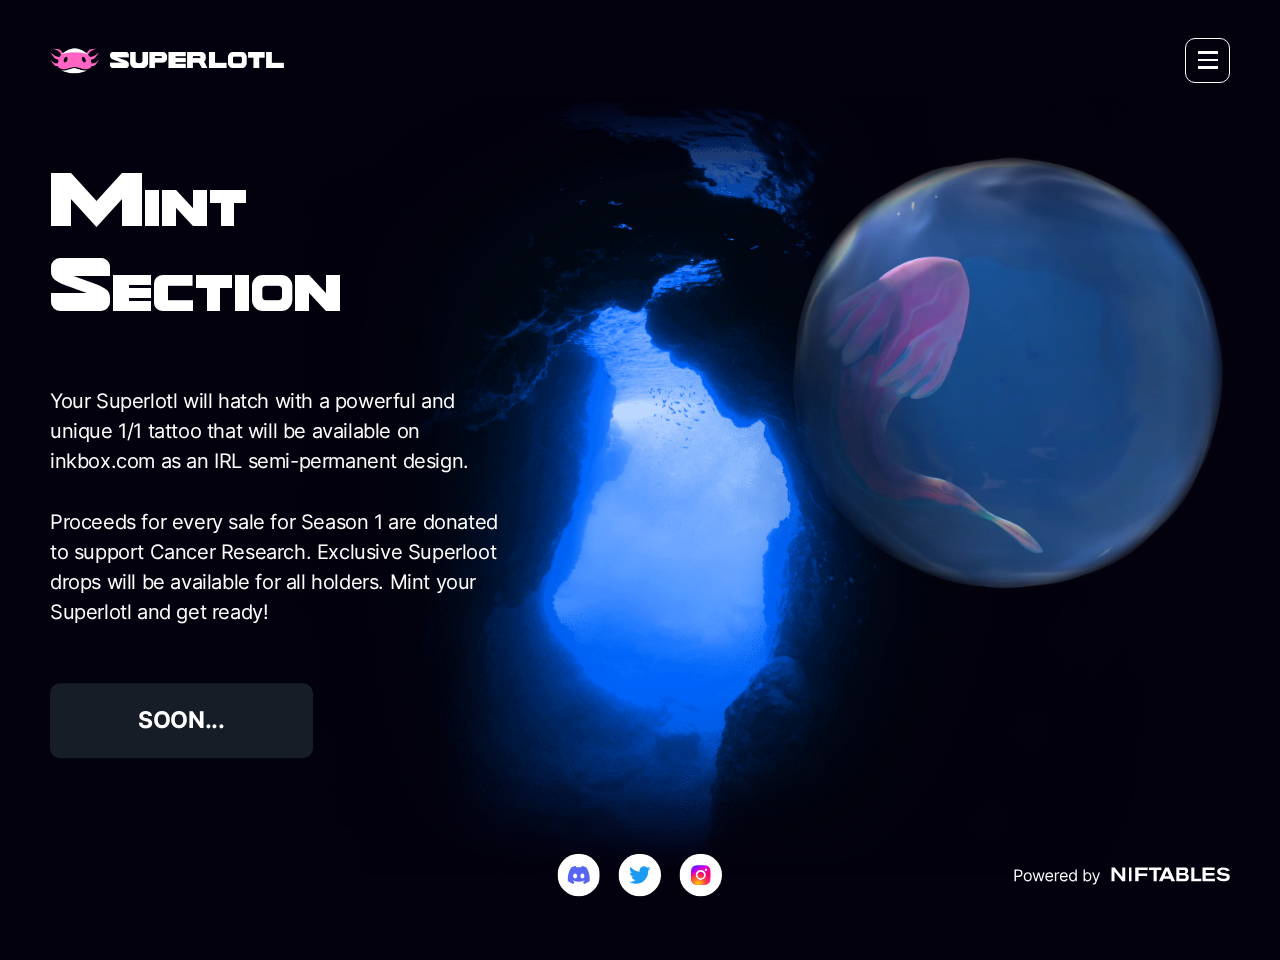
<file: mint.html>
<!DOCTYPE html>
<html lang="en">
  <head>
    <meta charset="UTF-8" />
    <meta http-equiv="X-UA-Compatible" content="IE=edge" />
    <meta name="viewport" content="width=device-width, initial-scale=1.0" />
    <link rel="stylesheet" href="./css/fonts.css" />
    <link rel="stylesheet" href="./css/reset.css" />
    <link rel="stylesheet" href="./css/1920mint.css" />
    <link rel="stylesheet" href="./css/1024mint.css" />
    <link rel="stylesheet" href="./css/768mint.css" />
    <link rel="stylesheet" href="./css/375mint.css" />
    <title>Document</title>
  </head>
  <body>
    <div class="wrapper">
      <section class="header">
        <a class="logo-link" href="#">
          <img class="logo" src="./img/header/logo.png" alt="" />
        </a>
        <div class="header__right-block">
          <button class="open-menu">
            <span></span>
            <span></span>
            <span></span>
          </button>
          <div class="nav__wrapper">
            <button class="close-menu">
              <span></span>
              <span></span>
            </button>
            <ul class="nav">
              <li><a href="#" class="item">home</a></li>
              <li><a href="#" class="item">about</a></li>
              <li><a href="#" class="item">superverse</a></li>
              <li><a href="#" class="item">mint</a></li>
            </ul>
          </div>
        </div>
      </section>

      <section class="mint">
        <img src="./img/mint/mint-bg.png" alt="" class="mint__bg" />
        <div class="anime-circle">
            <div class="wrapper-circle">
              <video class="circle-anime" autoplay="" muted="" loop="">
                <source
                  src="./img/mint/axolotl_placeholder.mp4"
                  tupe="video/mp4"
                />
              </video>
              <img
                src="./img/mint/axolotl_placeholder-blur.svg"
                alt=""
                class="circle-blur"
              />
            </div>
          </div>
        <div class="mint__container container">
          <div class="mint__right__block">
            <h1 class="mint__title">Mint Section</h1>
            <div class="mint__text-container">
              <p class="mint__text">
                Your Superlotl will hatch with a powerful and unique 1/1 tattoo
                that will be available on inkbox.com as an IRL semi-permanent
                design.
              </p>
              <p class="mint__text">
                Proceeds for every sale for Season 1 are donated to support
                Cancer Research.
                Exclusive Superloot drops will be available for all holders.
                Mint your Superlotl and get ready!
              </p>
            </div>
            <button class="mint__btn">SOON...</button>
          </div>
         
    
        </div>
      </section>

      <footer class="footer">
        <div class="social__container container">
          <div class="social__left-block">
            <span>TERMS & CONDITIONS</span>
            <span>PRIVACY POLICY</span>
          </div>
          <a href="https://niftables.com" target="_blank">
            <img src="./img/footer/poweredby.svg" alt="" class="social__logo" />
          </a>
          <div class="social">
            <a href="https://discord.gg/8aTE9GTsAT" target="_blank">
              <svg
                width="40"
                height="40"
                viewBox="0 0 40 40"
                fill="none"
                xmlns="http://www.w3.org/2000/svg"
              >
                <circle cx="20" cy="20" r="20" fill="white" />
                <path
                  d="M27.1868 12.9974C25.8289 12.3305 24.3923 11.8567 22.9151 11.5884C22.7311 11.9376 22.5161 12.4072 22.3678 12.7808C20.7751 12.5294 19.197 12.5294 17.6335 12.7808C17.4854 12.4073 17.2655 11.9376 17.0798 11.5884C15.6011 11.8568 14.1633 12.3318 12.8048 13.0009C10.1014 17.2888 9.36849 21.4701 9.73489 25.5923C11.528 26.9977 13.2656 27.8515 14.974 28.4102C15.3986 27.7974 15.7739 27.1485 16.0961 26.4704C15.4827 26.2253 14.8914 25.9233 14.3292 25.5678C14.4771 25.4527 14.6216 25.3328 14.7624 25.2081C18.1693 26.8807 21.8711 26.8807 25.2374 25.2081C25.3788 25.332 25.5233 25.4519 25.6706 25.5678C25.1074 25.9242 24.515 26.2269 23.9004 26.4722C24.2244 27.1531 24.599 27.8025 25.0225 28.4119C26.7325 27.8533 28.4718 26.9995 30.2648 25.5923C30.6948 20.8137 29.5304 16.6707 27.1868 12.9973V12.9974ZM16.5603 23.0573C15.5375 23.0573 14.6988 22.0551 14.6988 20.8347C14.6988 19.6143 15.5197 18.6105 16.5603 18.6105C17.601 18.6105 18.4397 19.6126 18.4218 20.8347C18.4234 22.0551 17.601 23.0573 16.5603 23.0573ZM23.4394 23.0573C22.4167 23.0573 21.578 22.0551 21.578 20.8347C21.578 19.6143 22.3988 18.6105 23.4394 18.6105C24.4801 18.6105 25.3188 19.6126 25.3009 20.8347C25.3009 22.0551 24.4801 23.0573 23.4394 23.0573Z"
                  fill="#5865F2"
                />
              </svg>
            </a>
            <a href="https://twitter.com/superlotls" target="_blank">
              <svg
                width="40"
                height="40"
                viewBox="0 0 40 40"
                fill="none"
                xmlns="http://www.w3.org/2000/svg"
              >
                <circle cx="20" cy="20" r="20" fill="white" />
                <path
                  d="M30.0832 13.7072C29.3416 14.0379 28.5449 14.2614 27.7073 14.3624C28.5715 13.842 29.218 13.0229 29.5263 12.058C28.7144 12.5433 27.8258 12.885 26.8991 13.0681C26.2759 12.3984 25.4506 11.9546 24.5511 11.8054C23.6516 11.6563 22.7284 11.8102 21.9247 12.2432C21.121 12.6763 20.4819 13.3643 20.1066 14.2004C19.7312 15.0365 19.6406 15.9739 19.8488 16.8671C18.2037 16.784 16.5943 16.3536 15.1251 15.604C13.6559 14.8543 12.3597 13.8021 11.3207 12.5156C10.9654 13.1324 10.7611 13.8475 10.7611 14.6091C10.7608 15.2948 10.9285 15.9699 11.2495 16.5746C11.5706 17.1793 12.0349 17.6949 12.6014 18.0757C11.9444 18.0546 11.3019 17.876 10.7274 17.5545V17.6082C10.7273 18.5698 11.0578 19.5018 11.6628 20.246C12.2678 20.9903 13.11 21.501 14.0465 21.6915C13.437 21.8575 12.798 21.8819 12.1778 21.763C12.442 22.5904 12.9567 23.3139 13.6498 23.8323C14.3429 24.3507 15.1797 24.6379 16.0431 24.6538C14.5774 25.8118 12.7674 26.4399 10.9041 26.4372C10.5741 26.4373 10.2443 26.4179 9.9165 26.3791C11.8078 27.603 14.0095 28.2525 16.258 28.25C23.8696 28.25 28.0306 21.9051 28.0306 16.4023C28.0306 16.2235 28.0262 16.043 28.0182 15.8642C28.8276 15.2751 29.5262 14.5456 30.0814 13.7099L30.0832 13.7072Z"
                  fill="#1D9BF0"
                />
              </svg>
            </a>
            <a href="https://www.instagram.com/superlotls" target="_blank">
              <svg
                width="40"
                height="40"
                viewBox="0 0 40 40"
                fill="none"
                xmlns="http://www.w3.org/2000/svg"
              >
                <circle cx="20" cy="20" r="20" fill="white" />
                <path
                  d="M29.1078 16.2447C29.0975 15.4749 28.9532 14.7128 28.6812 13.9924C28.4454 13.3847 28.0852 12.8329 27.6236 12.3721C27.1621 11.9113 26.6093 11.5517 26.0006 11.3163C25.2883 11.0493 24.5358 10.905 23.7752 10.8894C22.7958 10.8457 22.4853 10.8335 19.9991 10.8335C17.513 10.8335 17.1944 10.8335 16.2221 10.8894C15.4618 10.9051 14.7096 11.0494 13.9976 11.3163C13.3889 11.5516 12.8361 11.9111 12.3745 12.3719C11.9129 12.8327 11.5527 13.3847 11.3171 13.9924C11.0492 14.703 10.9049 15.454 10.8905 16.2132C10.8467 17.1919 10.8335 17.5019 10.8335 19.9839C10.8335 22.4659 10.8335 22.783 10.8905 23.7546C10.9058 24.5149 11.0493 25.265 11.3171 25.9775C11.5531 26.585 11.9136 27.1367 12.3753 27.5973C12.837 28.0579 13.3899 28.4173 13.9987 28.6525C14.7087 28.9302 15.461 29.0849 16.2231 29.1099C17.2035 29.1536 17.514 29.1668 20.0002 29.1668C22.4863 29.1668 22.8049 29.1668 23.7772 29.1099C24.5378 29.095 25.2904 28.951 26.0027 28.6841C26.6112 28.4483 27.1638 28.0886 27.6253 27.6279C28.0868 27.1671 28.4471 26.6154 28.6832 26.0079C28.951 25.2965 29.0945 24.5464 29.1098 23.7851C29.1536 22.8074 29.1668 22.4974 29.1668 20.0144C29.1648 17.5324 29.1648 17.2173 29.1078 16.2447ZM19.993 24.6775C17.3929 24.6775 15.2865 22.5746 15.2865 19.9788C15.2865 17.383 17.3929 15.2801 19.993 15.2801C21.2413 15.2801 22.4384 15.7752 23.321 16.6563C24.2037 17.5375 24.6996 18.7326 24.6996 19.9788C24.6996 21.225 24.2037 22.4201 23.321 23.3013C22.4384 24.1825 21.2413 24.6775 19.993 24.6775ZM24.8869 16.202C24.7427 16.2021 24.5999 16.1739 24.4667 16.1188C24.3335 16.0638 24.2125 15.9831 24.1105 15.8814C24.0086 15.7796 23.9278 15.6588 23.8727 15.5258C23.8176 15.3928 23.7893 15.2502 23.7894 15.1063C23.7894 14.9625 23.8178 14.8201 23.8729 14.6872C23.928 14.5544 24.0088 14.4336 24.1107 14.3319C24.2126 14.2303 24.3335 14.1496 24.4666 14.0945C24.5997 14.0395 24.7423 14.0112 24.8864 14.0112C25.0304 14.0112 25.1731 14.0395 25.3062 14.0945C25.4393 14.1496 25.5602 14.2303 25.662 14.3319C25.7639 14.4336 25.8447 14.5544 25.8998 14.6872C25.955 14.8201 25.9833 14.9625 25.9833 15.1063C25.9833 15.7121 25.4926 16.202 24.8869 16.202Z"
                  fill="url(#paint0_radial_1432_6645)"
                />
                <path
                  d="M29.1078 16.2447C29.0975 15.4749 28.9532 14.7128 28.6812 13.9924C28.4454 13.3847 28.0852 12.8329 27.6236 12.3721C27.1621 11.9113 26.6093 11.5517 26.0006 11.3163C25.2883 11.0493 24.5358 10.905 23.7752 10.8894C22.7958 10.8457 22.4853 10.8335 19.9991 10.8335C17.513 10.8335 17.1944 10.8335 16.2221 10.8894C15.4618 10.9051 14.7096 11.0494 13.9976 11.3163C13.3889 11.5516 12.8361 11.9111 12.3745 12.3719C11.9129 12.8327 11.5527 13.3847 11.3171 13.9924C11.0492 14.703 10.9049 15.454 10.8905 16.2132C10.8467 17.1919 10.8335 17.5019 10.8335 19.9839C10.8335 22.4659 10.8335 22.783 10.8905 23.7546C10.9058 24.5149 11.0493 25.265 11.3171 25.9775C11.5531 26.585 11.9136 27.1367 12.3753 27.5973C12.837 28.0579 13.3899 28.4173 13.9987 28.6525C14.7087 28.9302 15.461 29.0849 16.2231 29.1099C17.2035 29.1536 17.514 29.1668 20.0002 29.1668C22.4863 29.1668 22.8049 29.1668 23.7772 29.1099C24.5378 29.095 25.2904 28.951 26.0027 28.6841C26.6112 28.4483 27.1638 28.0886 27.6253 27.6279C28.0868 27.1671 28.4471 26.6154 28.6832 26.0079C28.951 25.2965 29.0945 24.5464 29.1098 23.7851C29.1536 22.8074 29.1668 22.4974 29.1668 20.0144C29.1648 17.5324 29.1648 17.2173 29.1078 16.2447ZM19.993 24.6775C17.3929 24.6775 15.2865 22.5746 15.2865 19.9788C15.2865 17.383 17.3929 15.2801 19.993 15.2801C21.2413 15.2801 22.4384 15.7752 23.321 16.6563C24.2037 17.5375 24.6996 18.7326 24.6996 19.9788C24.6996 21.225 24.2037 22.4201 23.321 23.3013C22.4384 24.1825 21.2413 24.6775 19.993 24.6775ZM24.8869 16.202C24.7427 16.2021 24.5999 16.1739 24.4667 16.1188C24.3335 16.0638 24.2125 15.9831 24.1105 15.8814C24.0086 15.7796 23.9278 15.6588 23.8727 15.5258C23.8176 15.3928 23.7893 15.2502 23.7894 15.1063C23.7894 14.9625 23.8178 14.8201 23.8729 14.6872C23.928 14.5544 24.0088 14.4336 24.1107 14.3319C24.2126 14.2303 24.3335 14.1496 24.4666 14.0945C24.5997 14.0395 24.7423 14.0112 24.8864 14.0112C25.0304 14.0112 25.1731 14.0395 25.3062 14.0945C25.4393 14.1496 25.5602 14.2303 25.662 14.3319C25.7639 14.4336 25.8447 14.5544 25.8998 14.6872C25.955 14.8201 25.9833 14.9625 25.9833 15.1063C25.9833 15.7121 25.4926 16.202 24.8869 16.202Z"
                  fill="url(#paint1_radial_1432_6645)"
                />
                <path
                  d="M19.993 23.031C21.6815 23.031 23.0503 21.6645 23.0503 19.9788C23.0503 18.2932 21.6815 16.9267 19.993 16.9267C18.3046 16.9267 16.9358 18.2932 16.9358 19.9788C16.9358 21.6645 18.3046 23.031 19.993 23.031Z"
                  fill="url(#paint2_radial_1432_6645)"
                />
                <path
                  d="M19.993 23.031C21.6815 23.031 23.0503 21.6645 23.0503 19.9788C23.0503 18.2932 21.6815 16.9267 19.993 16.9267C18.3046 16.9267 16.9358 18.2932 16.9358 19.9788C16.9358 21.6645 18.3046 23.031 19.993 23.031Z"
                  fill="url(#paint3_radial_1432_6645)"
                />

                <defs>
                  <radialGradient
                    id="paint0_radial_1432_6645"
                    cx="0"
                    cy="0"
                    r="1"
                    gradientUnits="userSpaceOnUse"
                    gradientTransform="translate(26.3252 31.6418) rotate(-115.776) scale(25.0009 37.1859)"
                  >
                    <stop offset="0.24392" stop-color="#FF1B90" />
                    <stop offset="0.436673" stop-color="#F80261" />
                    <stop offset="0.688476" stop-color="#ED00C0" />
                    <stop offset="0.776787" stop-color="#C500E9" />
                    <stop offset="0.893155" stop-color="#7017FF" />
                  </radialGradient>
                  <radialGradient
                    id="paint1_radial_1432_6645"
                    cx="0"
                    cy="0"
                    r="1"
                    gradientUnits="userSpaceOnUse"
                    gradientTransform="translate(17.4793 28.5343) rotate(-57.4396) scale(10.8326 11.2675)"
                  >
                    <stop stop-color="#FFD600" />
                    <stop offset="0.484375" stop-color="#FF6930" />
                    <stop offset="0.734375" stop-color="#FE3B36" />
                    <stop offset="1" stop-color="#FE3B36" stop-opacity="0" />
                  </radialGradient>
                  <radialGradient
                    id="paint2_radial_1432_6645"
                    cx="0"
                    cy="0"
                    r="1"
                    gradientUnits="userSpaceOnUse"
                    gradientTransform="translate(26.3252 31.6418) rotate(-115.776) scale(25.0009 37.1859)"
                  >
                    <stop offset="0.24392" stop-color="#FF1B90" />
                    <stop offset="0.436673" stop-color="#F80261" />
                    <stop offset="0.688476" stop-color="#ED00C0" />
                    <stop offset="0.776787" stop-color="#C500E9" />
                    <stop offset="0.893155" stop-color="#7017FF" />
                  </radialGradient>
                  <radialGradient
                    id="paint3_radial_1432_6645"
                    cx="0"
                    cy="0"
                    r="1"
                    gradientUnits="userSpaceOnUse"
                    gradientTransform="translate(17.4793 28.5343) rotate(-57.4396) scale(10.8326 11.2675)"
                  >
                    <stop stop-color="#FFD600" />
                    <stop offset="0.484375" stop-color="#FF6930" />
                    <stop offset="0.734375" stop-color="#FE3B36" />
                    <stop offset="1" stop-color="#FE3B36" stop-opacity="0" />
                  </radialGradient>
                  <clipPath id="clip0_1432_6645">
                    <rect width="40" height="40" fill="white" />
                  </clipPath>
                </defs>
              </svg>
            </a>
          </div>
        </div>
      </footer>
    </div>
  </body>
</html>
</file>
<file: css/fonts.css>
/* oswald-300 - latin */
@font-face {
  font-family: "Oswald";
  font-style: normal;
  font-weight: 300;
  src: url("../fonts/oswald-v48-latin-300.eot"); /* IE9 Compat Modes */
  src: local(""),
    url("../fonts/oswald-v48-latin-300.eot?#iefix") format("embedded-opentype"),
    /* IE6-IE8 */ url("../fonts/oswald-v48-latin-300.woff2") format("woff2"),
    /* Super Modern Browsers */ url("../fonts/oswald-v48-latin-300.woff")
      format("woff"),
    /* Modern Browsers */ url("../fonts/oswald-v48-latin-300.ttf")
      format("truetype"),
    /* Safari, Android, iOS */ url("../fonts/oswald-v48-latin-300.svg#Oswald")
      format("svg"); /* Legacy iOS */
}
/* oswald-500 - latin */
@font-face {
  font-family: "Oswald";
  font-style: normal;
  font-weight: 500;
  src: url("../fonts/oswald-v48-latin-500.eot"); /* IE9 Compat Modes */
  src: local(""),
    url("../fonts/oswald-v48-latin-500.eot?#iefix") format("embedded-opentype"),
    /* IE6-IE8 */ url("../fonts/oswald-v48-latin-500.woff2") format("woff2"),
    /* Super Modern Browsers */ url("../fonts/oswald-v48-latin-500.woff")
      format("woff"),
    /* Modern Browsers */ url("../fonts/oswald-v48-latin-500.ttf")
      format("truetype"),
    /* Safari, Android, iOS */ url("../fonts/oswald-v48-latin-500.svg#Oswald")
      format("svg"); /* Legacy iOS */
}
/* oswald-700 - latin */
@font-face {
  font-family: "Oswald";
  font-style: normal;
  font-weight: 700;
  src: url("../fonts/oswald-v48-latin-700.eot"); /* IE9 Compat Modes */
  src: local(""),
    url("../fonts/oswald-v48-latin-700.eot?#iefix") format("embedded-opentype"),
    /* IE6-IE8 */ url("../fonts/oswald-v48-latin-700.woff2") format("woff2"),
    /* Super Modern Browsers */ url("../fonts/oswald-v48-latin-700.woff")
      format("woff"),
    /* Modern Browsers */ url("../fonts/oswald-v48-latin-700.ttf")
      format("truetype"),
    /* Safari, Android, iOS */ url("../fonts/oswald-v48-latin-700.svg#Oswald")
      format("svg"); /* Legacy iOS */
}
/* wild-world-700 - latin */
@font-face {
  font-family: "Wild World";
  font-style: normal;
  font-weight: 700;
  src: url("../fonts/wild-world-latin-700.eot"); /* IE9 Compat Modes */
  src: local(""),
    url("../fonts/wild-world-latin-700.eot?#iefix") format("embedded-opentype"),
    /* IE6-IE8 */ url("../fonts/wild-world-latin-700.woff2") format("woff2"),
    /* Super Modern Browsers */ url("../fonts/wild-world-latin-700.woff")
      format("woff"),
    /* Modern Browsers */ url("../fonts/wild-world-latin-700.ttf")
      format("truetype"),
    /* Safari, Android, iOS */ url("../fonts/wild-world-latin-700.svg#Oswald")
      format("svg"); /* Legacy iOS */
}
/* barlow-500 - latin */
@font-face {
    font-family: 'Barlow';
    font-style: normal;
    font-weight: 500;
    src: url('../fonts/barlow-v12-latin-500.eot'); /* IE9 Compat Modes */
    src: local(''),
         url('../fonts/barlow-v12-latin-500.eot?#iefix') format('embedded-opentype'), /* IE6-IE8 */
         url('../fonts/barlow-v12-latin-500.woff2') format('woff2'), /* Super Modern Browsers */
         url('../fonts/barlow-v12-latin-500.woff') format('woff'), /* Modern Browsers */
         url('../fonts/barlow-v12-latin-500.ttf') format('truetype'), /* Safari, Android, iOS */
         url('../fonts/barlow-v12-latin-500.svg#Barlow') format('svg'); /* Legacy iOS */
  }

  /* inter-regular - latin */
@font-face {
  font-family: 'Inter';
  font-style: normal;
  font-weight: 400;
  src: url('../fonts/inter-v12-latin-regular.eot'); /* IE9 Compat Modes */
  src: local(''),
       url('../fonts/inter-v12-latin-regular.eot?#iefix') format('embedded-opentype'), /* IE6-IE8 */
       url('../fonts/inter-v12-latin-regular.woff2') format('woff2'), /* Super Modern Browsers */
       url('../fonts/inter-v12-latin-regular.woff') format('woff'), /* Modern Browsers */
       url('../fonts/inter-v12-latin-regular.ttf') format('truetype'), /* Safari, Android, iOS */
       url('../fonts/inter-v12-latin-regular.svg#Inter') format('svg'); /* Legacy iOS */
}
/* inter-600 - latin */
@font-face {
  font-family: 'Inter';
  font-style: normal;
  font-weight: 600;
  src: url('../fonts/inter-v12-latin-600.eot'); /* IE9 Compat Modes */
  src: local(''),
       url('../fonts/inter-v12-latin-600.eot?#iefix') format('embedded-opentype'), /* IE6-IE8 */
       url('../fonts/inter-v12-latin-600.woff2') format('woff2'), /* Super Modern Browsers */
       url('../fonts/inter-v12-latin-600.woff') format('woff'), /* Modern Browsers */
       url('../fonts/inter-v12-latin-600.ttf') format('truetype'), /* Safari, Android, iOS */
       url('../fonts/inter-v12-latin-600.svg#Inter') format('svg'); /* Legacy iOS */
}
/* inter-700 - latin */
@font-face {
  font-family: 'Inter';
  font-style: normal;
  font-weight: 700;
  src: url('../fonts/inter-v12-latin-700.eot'); /* IE9 Compat Modes */
  src: local(''),
       url('../fonts/inter-v12-latin-700.eot?#iefix') format('embedded-opentype'), /* IE6-IE8 */
       url('../fonts/inter-v12-latin-700.woff2') format('woff2'), /* Super Modern Browsers */
       url('../fonts/inter-v12-latin-700.woff') format('woff'), /* Modern Browsers */
       url('../fonts/inter-v12-latin-700.ttf') format('truetype'), /* Safari, Android, iOS */
       url('../fonts/inter-v12-latin-700.svg#Inter') format('svg'); /* Legacy iOS */
}
</file>
<file: css/1920mint.css>
*::before,
*::after {
  box-sizing: border-box;
  -webkit-appearance: none;
  outline-style: none;
  -webkit-touch-callout: none;
  -webkit-user-select: none;
  -moz-user-select: none;
  -ms-user-select: none;
  user-select: none;
  font-style: normal;
}

* {
  box-sizing: border-box;
}

a {
  outline: none;
  outline-style: none;
}

.wrapper {
  width: 100%;
  height: auto;
  background-color: #03010d;
  overflow: hidden;
  position: relative;
}

.container {
  width: 76.458vw;
  margin: 0 auto;
}

.header {
  position: absolute;
  width: 100%;
  padding: 1.823vw 2.604vw;
  z-index: 10;
  display: flex;
  justify-content: space-between;
  align-items: center;
}
.header .logo-link .logo {
  width: 10.625vw;
  height: auto;
}
.header .header__right-block .open-menu {
  display: none;
}
.header .header__right-block .nav__wrapper .close-menu {
  display: none;
}
.header .header__right-block .nav__wrapper .nav {
  display: flex;
  gap: 2.083vw;
}
.header .header__right-block .nav__wrapper .nav li {
  position: relative;
}
.header .header__right-block .nav__wrapper .nav li .item {
  font-family: "Inter";
  font-style: normal;
  font-weight: 700;
  font-size: 0.729vw;
  line-height: 0.885vw;
  letter-spacing: -0.02em;
  text-transform: uppercase;
  color: #ffffff;
  text-decoration: none;
  transition: 0.35s color;
}
.header .header__right-block .nav__wrapper .nav li::after {
  content: "";
  display: block;
  bottom: 0;
  left: 0;
  width: 0%;
  height: 1px;
  background: #ff66c4;
  transition: 0.35s width;
}
.header .header__right-block .nav__wrapper .nav li:hover .item {
  color: #ff66c4;
}
.header .header__right-block .nav__wrapper .nav li:hover::after {
  width: 100%;
}

.mint {
  position: relative;
  height: 100vh;
  display: flex;
  align-items: center;
  justify-content: center;
}
.mint .anime-circle {
  position: absolute;
  top: 15%;
  right: 7.76vw;
}
.mint .anime-circle .wrapper-circle {
  width: 38.177vw;
  height: 38.177vw;
}
.mint .anime-circle .wrapper-circle video {
  width: 100%;
  height: 100%;
  -o-object-fit: cover;
     object-fit: cover;
}
.mint .anime-circle img {
  position: absolute;
  left: 0;
  top: 0;
  width: 100%;
  height: 100%;
}
.mint .mint__bg {
  position: absolute;
  top: 0;
  left: 22.76vw;
  height: 100%;
  width: auto;
  z-index: 1;
}
.mint .mint__container {
  display: flex;
  justify-content: space-between;
  align-items: center;
}
.mint .mint__container .mint__right__block {
  position: relative;
  display: flex;
  flex-direction: column;
  z-index: 1;
  gap: 2.24vw;
}
.mint .mint__container .mint__right__block .mint__title {
  font-family: "Wild World";
  font-style: normal;
  font-weight: 500;
  font-size: 3.542vw;
  line-height: 4.583vw;
  color: #ffffff;
  width: 27.448vw;
}
.mint .mint__container .mint__right__block .mint__text-container {
  width: 26.042vw;
  display: flex;
  flex-direction: column;
  gap: 1.406vw;
}
.mint .mint__container .mint__right__block .mint__text-container .mint__text {
  font-family: "Inter";
  font-style: normal;
  font-weight: 400;
  font-size: 0.938vw;
  line-height: 1.354vw;
  letter-spacing: -0.02em;
  color: #ffffff;
}
.mint .mint__container .mint__right__block .mint__btn {
  margin: 0.26vw 0 0 0;
  padding: 0;
  width: 12.917vw;
  height: 3.438vw;
  background: #171d27;
  border-radius: 0.417vw;
  border: none;
  font-family: "Inter";
  font-style: normal;
  font-weight: 700;
  font-size: 0.938vw;
  line-height: 0.938vw;
  text-align: center;
  letter-spacing: -0.02em;
  text-transform: uppercase;
  color: #ffffff;
}

.footer {
  width: 100%;
  position: absolute;
  gap: 12.5vw;
  bottom: 0;
  left: 0;
  padding: 0 0 2.604vw 0;
}
.footer .social__container {
  z-index: 2;
  display: flex;
  justify-content: space-between;
  position: relative;
  bottom: 0;
}
.footer .social__container .social__left-block {
  opacity: 0;
  display: flex;
  gap: 2.083vw;
}
.footer .social__container .social__left-block span {
  font-family: "Inter";
  font-style: normal;
  font-weight: 700;
  font-size: 0.625vw;
  line-height: 0.781vw;
  letter-spacing: -0.02em;
  text-transform: uppercase;
  color: #ffffff;
}
.footer .social__container .social__logo {
  width: 9.063vw;
  height: auto;
}
.footer .social__container .social {
  position: absolute;
  left: 50%;
  top: 50%;
  transform: translate(-50%, -50%);
  display: flex;
  gap: 1.042vw;
}
.footer .social__container .social a {
  text-decoration: none;
}
.footer .social__container .social a svg {
  display: block;
  width: 2.083vw;
  height: auto;
}
.footer .social__container .social a svg circle {
  transition: 0.35s fill;
}
.footer .social__container .social a:hover svg circle {
  fill: #ff66c4;
}
.footer .social__container .social a:hover svg path {
  fill: #ffffff;
}

@media only screen and (min-aspect-ratio: 1920/860) and (min-width: 1281px) {
  .mint {
    height: 50.521vw;
  }
}/*# sourceMappingURL=1920mint.css.map */
</file>
<file: css/1024mint.css>
@media only screen and (max-width: 1280px) {
  .container {
    width: 92.188vw;
  }
  .header {
    padding: 2.93vw 3.906vw;
  }
  .header .logo-link .logo {
    width: 18.457vw;
  }
  .header .header__right-block .open-menu {
    width: 3.516vw;
    height: 3.516vw;
    margin: 0 0 0 auto;
    border-radius: 0.781vw;
    border: 1px solid #ffffff;
    background: none;
    position: relative;
    display: flex;
    flex-direction: column;
    align-items: center;
    justify-content: center;
    padding: 0;
    gap: 0.391vw;
  }
  .header .header__right-block .open-menu span {
    width: 1.563vw;
    height: 0.195vw;
    background: #ffffff;
    display: block;
  }
  .header .header__right-block .nav__wrapper {
    position: absolute;
    right: -50%;
    top: 0;
    width: 50%;
    display: flex;
    flex-direction: column;
    padding: 2.93vw 3.906vw;
    background: #0d4b9e;
    height: 100vh;
    transition: 0.35s right;
  }
  .header .header__right-block .nav__wrapper .close-menu {
    display: block;
    position: relative;
    width: 3.516vw;
    height: 3.516vw;
    margin: 0 0 0 auto;
    border-radius: 0.781vw;
    border: 1px solid #ffffff;
    background: none;
    padding: 0;
  }
  .header .header__right-block .nav__wrapper .close-menu span {
    position: absolute;
    top: 50%;
    left: 50%;
    width: 1.563vw;
    height: 0.195vw;
    background: #ffffff;
    display: block;
    transform-origin: center;
  }
  .header .header__right-block .nav__wrapper .close-menu span:last-child {
    transform: translate(-50%, -50%) rotate(-45deg);
  }
  .header .header__right-block .nav__wrapper .close-menu span:first-child {
    transform: translate(-50%, -50%) rotate(45deg);
  }
  .header .header__right-block .nav__wrapper .nav {
    margin: 2.441vw 0 0 0;
    display: flex;
    flex-direction: column;
    align-items: center;
    gap: 0;
  }
  .header .header__right-block .nav__wrapper .nav li {
    border-top: 1px solid rgba(255, 255, 255, 0.1215686275);
    position: relative;
    width: 100%;
    height: 4.883vw;
    display: flex;
    align-items: center;
    justify-content: center;
  }
  .header .header__right-block .nav__wrapper .nav li:last-child {
    border-bottom: 1px solid rgba(255, 255, 255, 0.1215686275);
  }
  .header .header__right-block .nav__wrapper .nav li .item {
    font-family: "Inter";
    font-style: normal;
    font-weight: 700;
    font-size: 1.367vw;
    line-height: 1.66vw;
    letter-spacing: -0.02em;
    text-transform: uppercase;
    color: #ffffff;
    text-decoration: none;
    transition: 0.35s color;
    text-align: center;
  }
  .header .header__right-block .nav__wrapper .nav li::after {
    display: none;
  }
  .header .header__right-block .nav__wrapper .nav li:hover .item {
    color: #ff66c4;
  }
  .header .header__right-block::before {
    content: "";
    position: absolute;
    left: -100%;
    top: 0;
    width: 100vw;
    height: 100vh;
    background: rgba(7, 3, 31, 0.85);
    -webkit-backdrop-filter: blur(0.391vw);
            backdrop-filter: blur(0.391vw);
    opacity: 0;
    transition: 0.35s opacity;
    z-index: -2;
  }
  .header.active .header__right-block .nav__wrapper {
    right: 0;
  }
  .header.active .header__right-block::before {
    opacity: 1;
    z-index: 0;
    left: 0%;
  }
  .mint .mint__bg {
    left: 22.656vw;
    height: 81%;
    top: 7.715vw;
  }
  .mint .anime-circle {
    right: -1.953vw;
    top: 10%;
  }
  .mint .anime-circle .wrapper-circle {
    width: 46.582vw;
    height: 46.582vw;
  }
  .mint .mint__container {
    transform: translateY(-3%);
    z-index: 2;
  }
  .mint .mint__container .mint__right__block {
    gap: 3.906vw;
  }
  .mint .mint__container .mint__right__block .mint__title {
    font-size: 4.688vw;
    line-height: 6.641vw;
    width: 22.754vw;
  }
  .mint .mint__container .mint__right__block .mint__text-container {
    width: 36.719vw;
    gap: 2.441vw;
  }
  .mint .mint__container .mint__right__block .mint__text-container .mint__text {
    font-size: 1.563vw;
    line-height: 2.344vw;
  }
  .mint .mint__container .mint__right__block .mint__btn {
    margin: 0.488vw 0 0 0;
    width: 20.508vw;
    height: 5.859vw;
    border-radius: 0.781vw;
    font-size: 1.758vw;
    line-height: 1.758vw;
  }
  .footer {
    gap: 14.648vw;
    padding: 0 0 5.859vw 0;
  }
  .footer .social__container .social__left-block {
    gap: 3.906vw;
  }
  .footer .social__container .social__left-block span {
    font-size: 1.172vw;
    line-height: 1.465vw;
  }
  .footer .social__container .social__logo {
    width: 16.992vw;
  }
  .footer .social__container .social {
    gap: 1.465vw;
  }
  .footer .social__container .social a svg {
    width: 3.32vw;
  }
}
@media only screen and (min-aspect-ratio: 1024/768) and (min-width: 861px) and (max-width: 1280px) {
  .mint {
    height: 75vw;
  }
}/*# sourceMappingURL=1024mint.css.map */
</file>
<file: css/768mint.css>
@media only screen and (max-width: 860px) {
  .container {
    width: 89.583vw;
  }
  .header {
    padding: 3.906vw 5.208vw;
  }
  .header .logo-link .logo {
    width: 24.609vw;
  }
  .header .header__right-block .open-menu {
    width: 4.688vw;
    height: 4.688vw;
    border-radius: 1.042vw;
    border: 1px solid #ffffff;
    gap: 0.521vw;
  }
  .header .header__right-block .open-menu span {
    width: 2.083vw;
    height: 0.26vw;
  }
  .header .header__right-block .nav__wrapper {
    padding: 3.906vw 5.208vw;
  }
  .header .header__right-block .nav__wrapper .close-menu {
    width: 4.688vw;
    height: 4.688vw;
    border-radius: 1.042vw;
    border: 1px solid #ffffff;
  }
  .header .header__right-block .nav__wrapper .close-menu span {
    width: 2.083vw;
    height: 0.26vw;
  }
  .header .header__right-block .nav__wrapper .nav {
    margin: 3.255vw 0 0 0;
  }
  .header .header__right-block .nav__wrapper .nav li {
    border-top: 1px solid rgba(255, 255, 255, 0.1215686275);
    height: 6.51vw;
  }
  .header .header__right-block .nav__wrapper .nav li:last-child {
    border-bottom: 1px solid rgba(255, 255, 255, 0.1215686275);
  }
  .header .header__right-block .nav__wrapper .nav li .item {
    font-size: 1.823vw;
    line-height: 2.214vw;
  }
  .header .header__right-block::before {
    -webkit-backdrop-filter: blur(0.521vw);
            backdrop-filter: blur(0.521vw);
  }
  .header.active .header__right-block::before {
    -webkit-backdrop-filter: blur(0.521vw);
            backdrop-filter: blur(0.521vw);
  }
  .mint .mint__bg {
    top: 12.891vw;
    left: -11.589vw;
    height: 67%;
  }
  .mint .anime-circle {
    right: -2.604vw;
    top: 8%;
  }
  .mint .anime-circle .wrapper-circle {
    width: 57.292vw;
    height: 57.292vw;
  }
  .mint .mint__container {
    transform: translateY(-3%);
  }
  .mint .mint__container .mint__right__block {
    gap: 5.208vw;
    width: 100%;
  }
  .mint .mint__container .mint__right__block .mint__title {
    font-size: 6.25vw;
    line-height: 8.854vw;
    width: 30.339vw;
  }
  .mint .mint__container .mint__right__block .mint__text-container {
    margin: 24.87vw 0 0 auto;
    width: 42.057vw;
    gap: 2.083vw;
  }
  .mint .mint__container .mint__right__block .mint__text-container .mint__text {
    font-size: 2.083vw;
    line-height: 3.125vw;
  }
  .mint .mint__container .mint__right__block .mint__btn {
    margin: 0 14.583vw 0 auto;
    width: 27.344vw;
    height: 7.813vw;
    border-radius: 1.042vw;
    font-size: 2.344vw;
    line-height: 2.344vw;
  }
  .footer {
    gap: 13.021vw;
    padding: 13.021vw 0 7.812vw 0;
  }
  .footer .social__container .social__left-block {
    gap: 1.953vw;
    flex-direction: column;
  }
  .footer .social__container .social__left-block span {
    font-size: 1.563vw;
    line-height: 1.953vw;
  }
  .footer .social__container .social__logo {
    width: 22.656vw;
  }
  .footer .social__container .social {
    gap: 1.953vw;
  }
  .footer .social__container .social a svg {
    width: 4.427vw;
  }
}
@media only screen and (min-aspect-ratio: 768/950) and (min-width: 601px) and (max-width: 860px) {
  .mint {
    height: 133.333vw;
  }
}/*# sourceMappingURL=768mint.css.map */
</file>
<file: css/375mint.css>
@media only screen and (max-width: 600px) {
  .container {
    width: 89.333vw;
  }
  .header {
    padding: 5.333vw;
  }
  .header .logo-link .logo {
    width: 50.4vw;
  }
  .header .header__right-block .open-menu {
    width: 9.6vw;
    height: 9.6vw;
    border-radius: 2.133vw;
    border: 1px solid #ffffff;
    gap: 1.067vw;
  }
  .header .header__right-block .open-menu span {
    width: 4.267vw;
    height: 0.533vw;
  }
  .header .header__right-block .nav__wrapper {
    padding: 5.333vw;
    width: 65%;
    right: -65%;
  }
  .header .header__right-block .nav__wrapper .close-menu {
    width: 9.6vw;
    height: 9.6vw;
    border-radius: 2.133vw;
    border: 1px solid #ffffff;
  }
  .header .header__right-block .nav__wrapper .close-menu span {
    width: 4.267vw;
    height: 0.533vw;
  }
  .header .header__right-block .nav__wrapper .nav {
    margin: 6.667vw 0 0 0;
  }
  .header .header__right-block .nav__wrapper .nav li {
    border-top: 1px solid rgba(255, 255, 255, 0.1215686275);
    height: 13.333vw;
  }
  .header .header__right-block .nav__wrapper .nav li:last-child {
    border-bottom: 1px solid rgba(255, 255, 255, 0.1215686275);
  }
  .header .header__right-block .nav__wrapper .nav li .item {
    font-size: 3.733vw;
    line-height: 4.533vw;
  }
  .header .header__right-block::before {
    -webkit-backdrop-filter: blur(1.067vw);
            backdrop-filter: blur(1.067vw);
  }
  .header.active .header__right-block::before {
    -webkit-backdrop-filter: blur(1.067vw);
            backdrop-filter: blur(1.067vw);
  }
  .mint {
    height: 285.333vw;
    align-items: flex-start;
  }
  .mint .mint__bg {
    top: 12.533vw;
    left: 6.4vw;
    height: 80%;
  }
  .mint .anime-circle {
    right: 18.667vw;
    top: 20%;
  }
  .mint .anime-circle .wrapper-circle {
    width: 89.333vw;
    height: 89.333vw;
  }
  .mint .mint__container {
    padding: 37.333vw 0 0 0;
  }
  .mint .mint__container .mint__right__block {
    gap: 10.667vw;
    width: 100%;
  }
  .mint .mint__container .mint__right__block .mint__title {
    font-size: 10.133vw;
    line-height: 12.8vw;
    width: 80vw;
  }
  .mint .mint__container .mint__right__block .mint__text-container {
    margin: 74.133vw 0 0 0;
    width: 100%;
    gap: 4vw;
  }
  .mint .mint__container .mint__right__block .mint__text-container .mint__text {
    font-size: 4.267vw;
    line-height: 6.4vw;
  }
  .mint .mint__container .mint__right__block .mint__btn {
    margin: 0;
    width: 48vw;
    height: 14.4vw;
    border-radius: 2.133vw;
    font-size: 4.267vw;
    line-height: 4.8vw;
  }
  .footer {
    padding: 24vw 0 12vw 0;
  }
  .footer .social__container {
    flex-direction: column;
  }
  .footer .social__container .social__left-block {
    gap: 4vw;
    flex-direction: column;
  }
  .footer .social__container .social__left-block span {
    font-size: 3.201vw;
    line-height: 4vw;
  }
  .footer .social__container .social__logo {
    margin: 13.333vw 0 0 0;
    width: 46.399vw;
  }
  .footer .social__container .social {
    right: 0;
    left: auto;
    top: 0%;
    gap: 4vw;
    transform: translate(0%, 15%);
  }
  .footer .social__container .social a svg {
    width: 9.066vw;
  }
}/*# sourceMappingURL=375mint.css.map */
</file>
